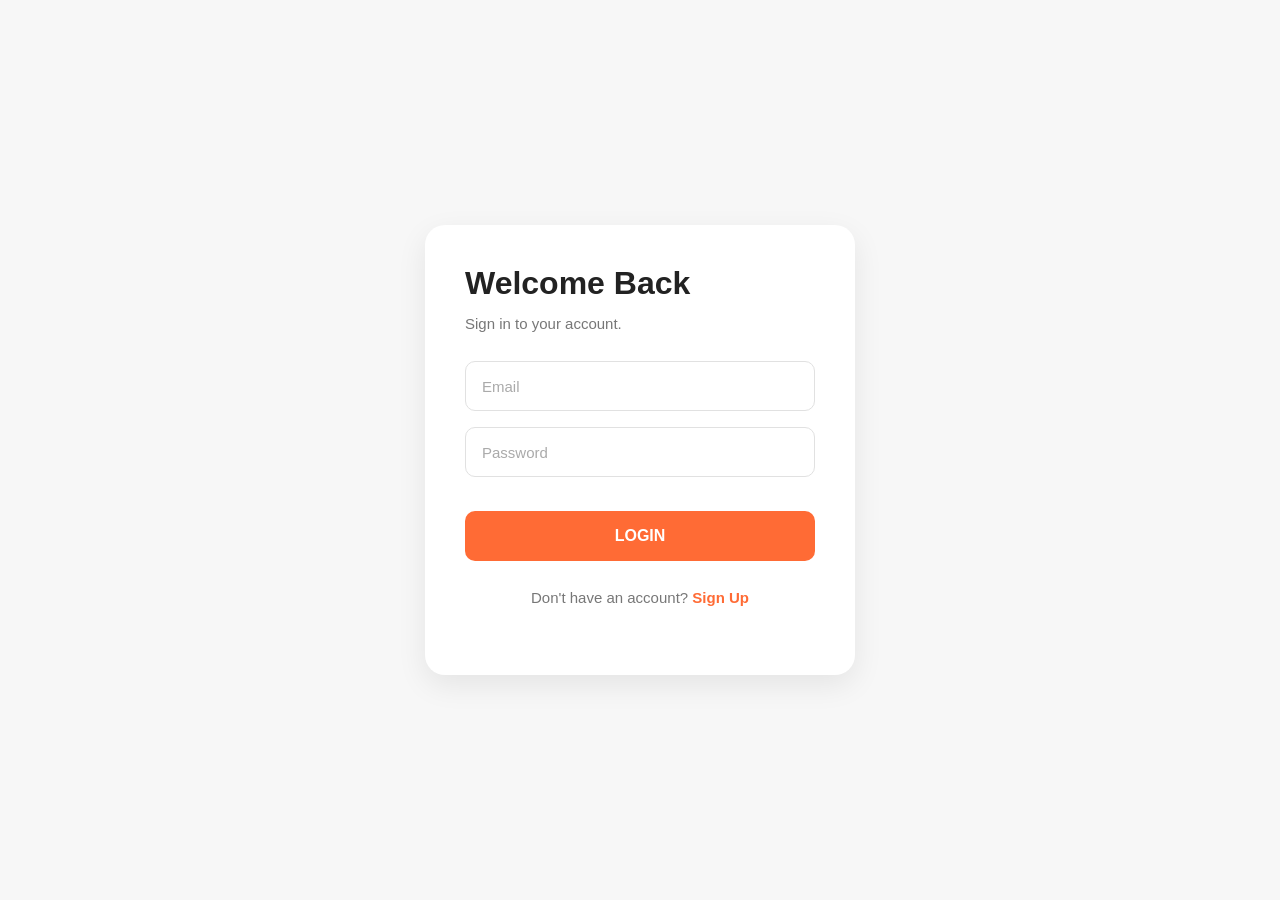
<file: frontend/pages/auth/login.html>
<!DOCTYPE html>

<html lang="en">

<head>

    <meta charset="UTF-8">

    <meta
        name="viewport"
        content="width=device-width, initial-scale=1.0"
    >

    <title>Sign In</title>

    <link
        rel="stylesheet"
        href="./auth.css"
    >

</head>

<body>

    <main class="auth-container">
        <div class="auth-card">
            <h1>Welcome Back</h1>
            <p>
                Sign in to your account.
            </p>
            <form id="login-form">
                <input
                    id="email"
                    type="email"
                    placeholder="Email"
                    required
                >
                <input
                    id="password"
                    type="password"
                    placeholder="Password"
                    required
                >
                <p
                    id="login-error"
                    class="error-message"
                ></p>
                <button type="submit">
                    LOGIN
                </button>
            </form>
            <p style="text-align: center;">
                Don't have an account?

                <a href="./register.html">
                    Sign Up
                </a>
            </p>
        </div>
    </main>

    <script
        type="module"
        src="../../js/auth/login.js"
    ></script>

</body>

</html>
</file>
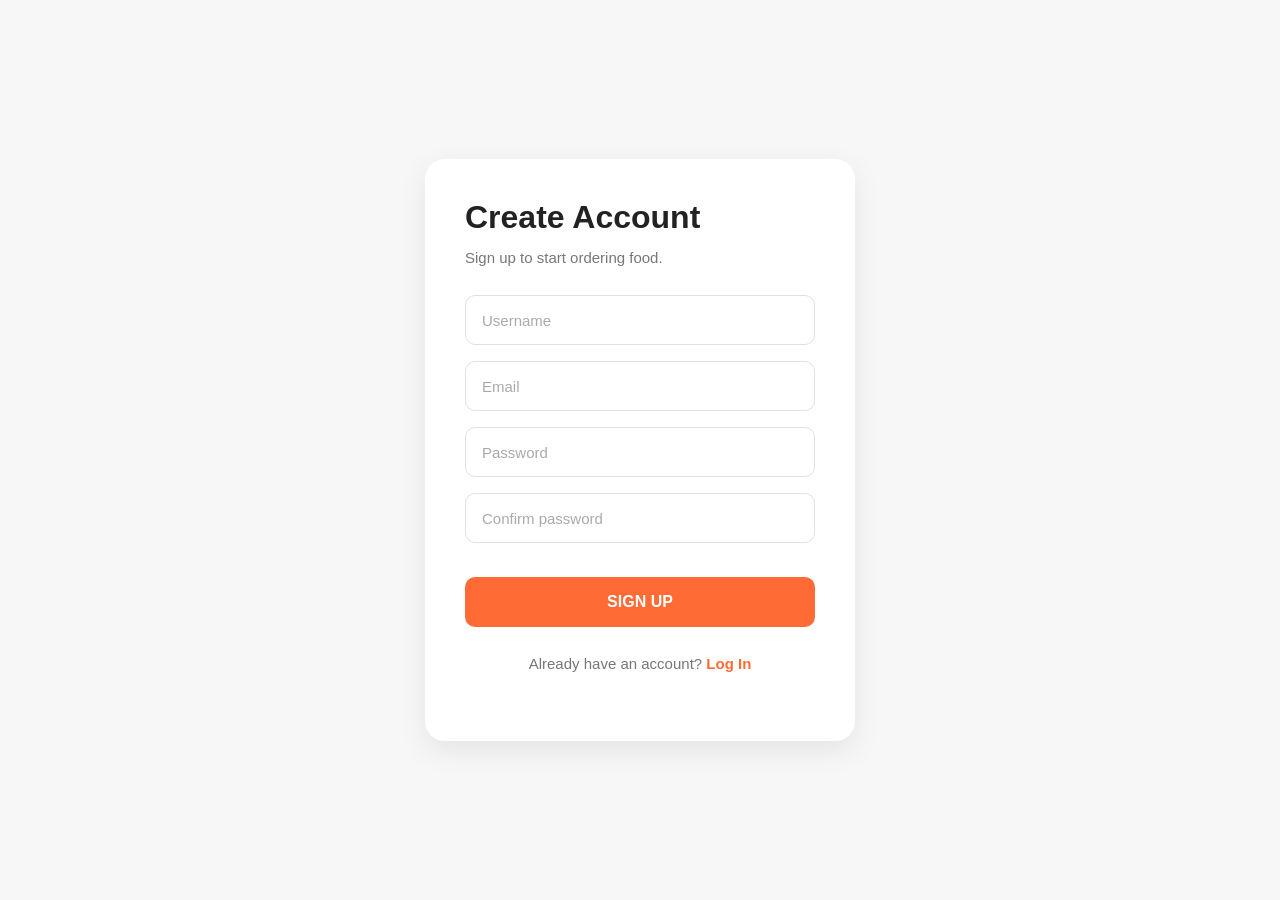
<file: frontend/pages/auth/register.html>
<!DOCTYPE html>

<html lang="en">

<head>
    <meta charset="UTF-8">

    <meta
        name="viewport"
        content="width=device-width, initial-scale=1.0"
    >

    <title>Sign Up</title>

    <link
        rel="stylesheet"
        href="./auth.css"
    >
</head>

<body>

    <main class="auth-container">

        <div class="auth-card">

            <h1>Create Account</h1>

            <p>
                Sign up to start ordering food.
            </p>

            <form id="register-form">

                <input
                    id="username"
                    type="text"
                    placeholder="Username"
                    required
                >

                <input
                    id="email"
                    type="email"
                    placeholder="Email"
                    required
                >

                <input
                    id="password"
                    type="password"
                    placeholder="Password"
                    required
                >

                <input
                    id="password-confirm"
                    type="password"
                    placeholder="Confirm password"
                    required
                >

                <p
                    id="register-error"
                    class="error-message"
                ></p>

                <button type="submit">
                    SIGN UP
                </button>

            </form>

            <p style="text-align: center;">
                Already have an account?
                <a href="./login.html">
                    Log In
                </a>
            </p>

        </div>

    </main>

    <script
        type="module"
        src="../../js/auth/register.js"
    ></script>

</body>

</html>
</file>
<file: frontend/pages/auth/auth.css>
/* ================================
   AUTH PAGE
================================ */

* {
    margin: 0;
    padding: 0;
    box-sizing: border-box;
}

body {
    min-height: 100vh;

    display: flex;
    align-items: center;
    justify-content: center;

    font-family: Arial, Helvetica, sans-serif;

    background: #f7f7f7;
}


/* ================================
   AUTH CONTAINER
================================ */

.auth-container {
    width: 100%;
    min-height: 100vh;

    display: flex;
    align-items: center;
    justify-content: center;

    padding: 30px 20px;
}


/* ================================
   AUTH CARD
================================ */

.auth-card {
    width: 100%;
    max-width: 430px;

    padding: 40px;

    background: #ffffff;

    border-radius: 20px;

    box-shadow:
        0 10px 30px rgba(0, 0, 0, 0.08);
}


/* ================================
   TITLE
================================ */

.auth-card h1 {
    margin-bottom: 10px;

    font-size: 32px;
    font-weight: 700;

    color: #222;
}


/* ================================
   DESCRIPTION
================================ */

.auth-card > p {
    margin-bottom: 25px;

    font-size: 15px;
    line-height: 1.6;

    color: #777;
}


/* ================================
   FORM
================================ */

.auth-card form {
    display: flex;
    flex-direction: column;
    margin-bottom: 25px; 
    gap: 16px;
}


/* ================================
   INPUT
================================ */

.auth-card input {
    width: 100%;

    height: 50px;

    padding: 0 16px;

    border: 1px solid #e1e1e1;
    border-radius: 10px;

    outline: none;

    font-size: 15px;

    color: #222;

    background: #fff;

    transition:
        border-color 0.2s ease,
        box-shadow 0.2s ease;
}


.auth-card input::placeholder {
    color: #aaa;
}


.auth-card input:focus {
    border-color: #ff6b35;

    box-shadow:
        0 0 0 3px rgba(255, 107, 53, 0.12);
}


/* ================================
   ERROR MESSAGE
================================ */

.error-message {
    /* min-height: 20px; */

    margin: -2px 0 0;

    font-size: 14px !important;

    color: #e53935 !important;
}


/* ================================
   BUTTON
================================ */

.auth-card button {
    width: 100%;

    height: 50px;

    margin-top: 4px;

    border: none;
    border-radius: 10px;

    background: #ff6b35;

    color: #fff;

    font-size: 16px;
    font-weight: 600;

    cursor: pointer;

    transition:
        background 0.2s ease,
        transform 0.2s ease,
        box-shadow 0.2s ease;
}


.auth-card button:hover {
    background: #e85a28;

    box-shadow:
        0 6px 15px rgba(255, 107, 53, 0.25);
}


.auth-card button:active {
    transform: translateY(1px);
}

.auth-card button:disabled {
    background: #ffb094;
    cursor: not-allowed;
    transform: none;
    box-shadow: none;
    opacity: 0.7;
}


/* ================================
   AUTH LINKS
================================ */

.auth-card a {
    color: #ff6b35;

    font-weight: 600;

    text-decoration: none;
}


.auth-card a:hover {
    text-decoration: underline;
}


/* ================================
   RESPONSIVE
================================ */
@media screen and (max-width: 768px) {
    .auth-container {
        padding: 25px 20px;
    }

    .auth-card {
        max-width: 450px;
        padding: 35px 30px;
    }
}

@media (max-width: 480px) {

    .auth-container {
        padding: 15px 10px;
        align-items: flex-start; 
        padding-top: 40px;
    }

    .auth-card {
        width: 100%;
        padding: 25px 20px;
        border-radius: 14px;
        box-shadow: 0 5px 20px rgba(0, 0, 0, 0.05);
    }

    .auth-card h1 {
        font-size: 24px;
        margin-bottom: 8px;
    }

    .auth-card > p {
        font-size: 13px;
        margin-bottom: 20px;
    }

    .auth-card form {
        gap: 12px;
        margin-bottom: 20px;
    }

    .auth-card input {
        height: 45px;
        font-size: 14px;
        padding: 0 14px;
    }

    .auth-card button {
        height: 45px;
        font-size: 15px;
    }

    .error-message {
        font-size: 13px !important;
    }

    .auth-card p[style*="text-align: center"] {
        font-size: 13px;
    }

}
</file>
